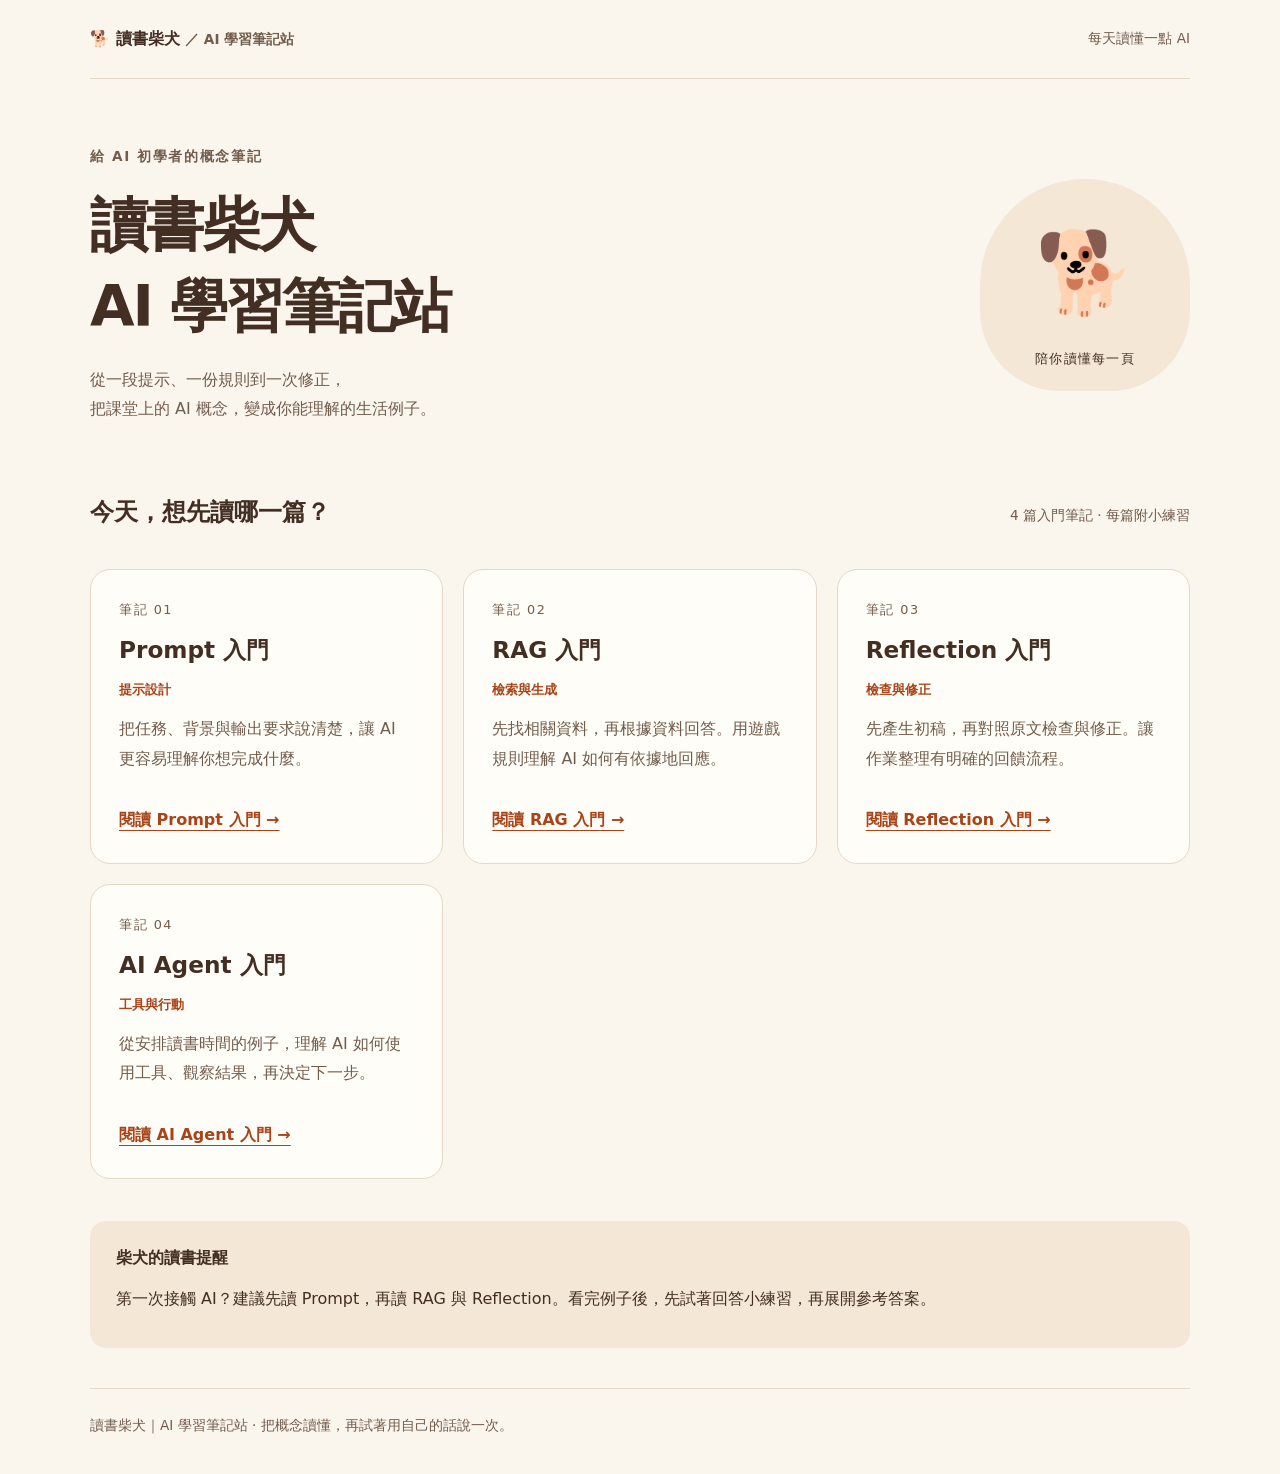
<file: index.html>
<!doctype html>
<html lang="zh-Hant"><head><meta charset="utf-8"><meta name="viewport" content="width=device-width, initial-scale=1"><meta name="description" content="用生活例子理解 Prompt、RAG、Reflection 與 AI Agent，陪 AI 初學者一步步整理概念。"><title>首頁｜讀書柴犬</title><link rel="stylesheet" href="assets/css/style.css"></head>
<body><a class="skip" href="#main">跳至主要內容</a><header class="site-header"><a class="brand" href="index.html">🐕 讀書柴犬 <span class="small">／ AI 學習筆記站</span></a><span class="small">每天讀懂一點 AI</span></header><main id="main"><section class="hero"><div><p class="eyebrow">給 AI 初學者的概念筆記</p><h1>讀書柴犬<br>AI 學習筆記站</h1><p>從一段提示、一份規則到一次修正，<br>把課堂上的 AI 概念，變成你能理解的生活例子。</p></div><div class="shiba" aria-hidden="true">🐕<small>陪你讀懂每一頁</small></div></section><section aria-labelledby="notes-title"><div class="section-head"><h2 id="notes-title">今天，想先讀哪一篇？</h2><span class="small">4 篇入門筆記 · 每篇附小練習</span></div><div class="cards"><article class="card"><span class="number">筆記 01</span><h3>Prompt 入門</h3><span class="tag">提示設計</span><p>把任務、背景與輸出要求說清楚，讓 AI 更容易理解你想完成什麼。</p><a href="notes/prompt-basics.html">閱讀 Prompt 入門 →</a></article><article class="card"><span class="number">筆記 02</span><h3>RAG 入門</h3><span class="tag">檢索與生成</span><p>先找相關資料，再根據資料回答。用遊戲規則理解 AI 如何有依據地回應。</p><a href="notes/rag-basics.html">閱讀 RAG 入門 →</a></article><article class="card"><span class="number">筆記 03</span><h3>Reflection 入門</h3><span class="tag">檢查與修正</span><p>先產生初稿，再對照原文檢查與修正。讓作業整理有明確的回饋流程。</p><a href="notes/reflection-basics.html">閱讀 Reflection 入門 →</a></article><article class="card"><span class="number">筆記 04</span><h3>AI Agent 入門</h3><span class="tag">工具與行動</span><p>從安排讀書時間的例子，理解 AI 如何使用工具、觀察結果，再決定下一步。</p><a href="notes/ai-agent-basics.html">閱讀 AI Agent 入門 →</a></article></div></section><aside class="tip"><strong>柴犬的讀書提醒</strong><p>第一次接觸 AI？建議先讀 Prompt，再讀 RAG 與 Reflection。看完例子後，先試著回答小練習，再展開參考答案。</p></aside></main><footer class="site-footer">讀書柴犬｜AI 學習筆記站 · 把概念讀懂，再試著用自己的話說一次。</footer></body></html>
</file>
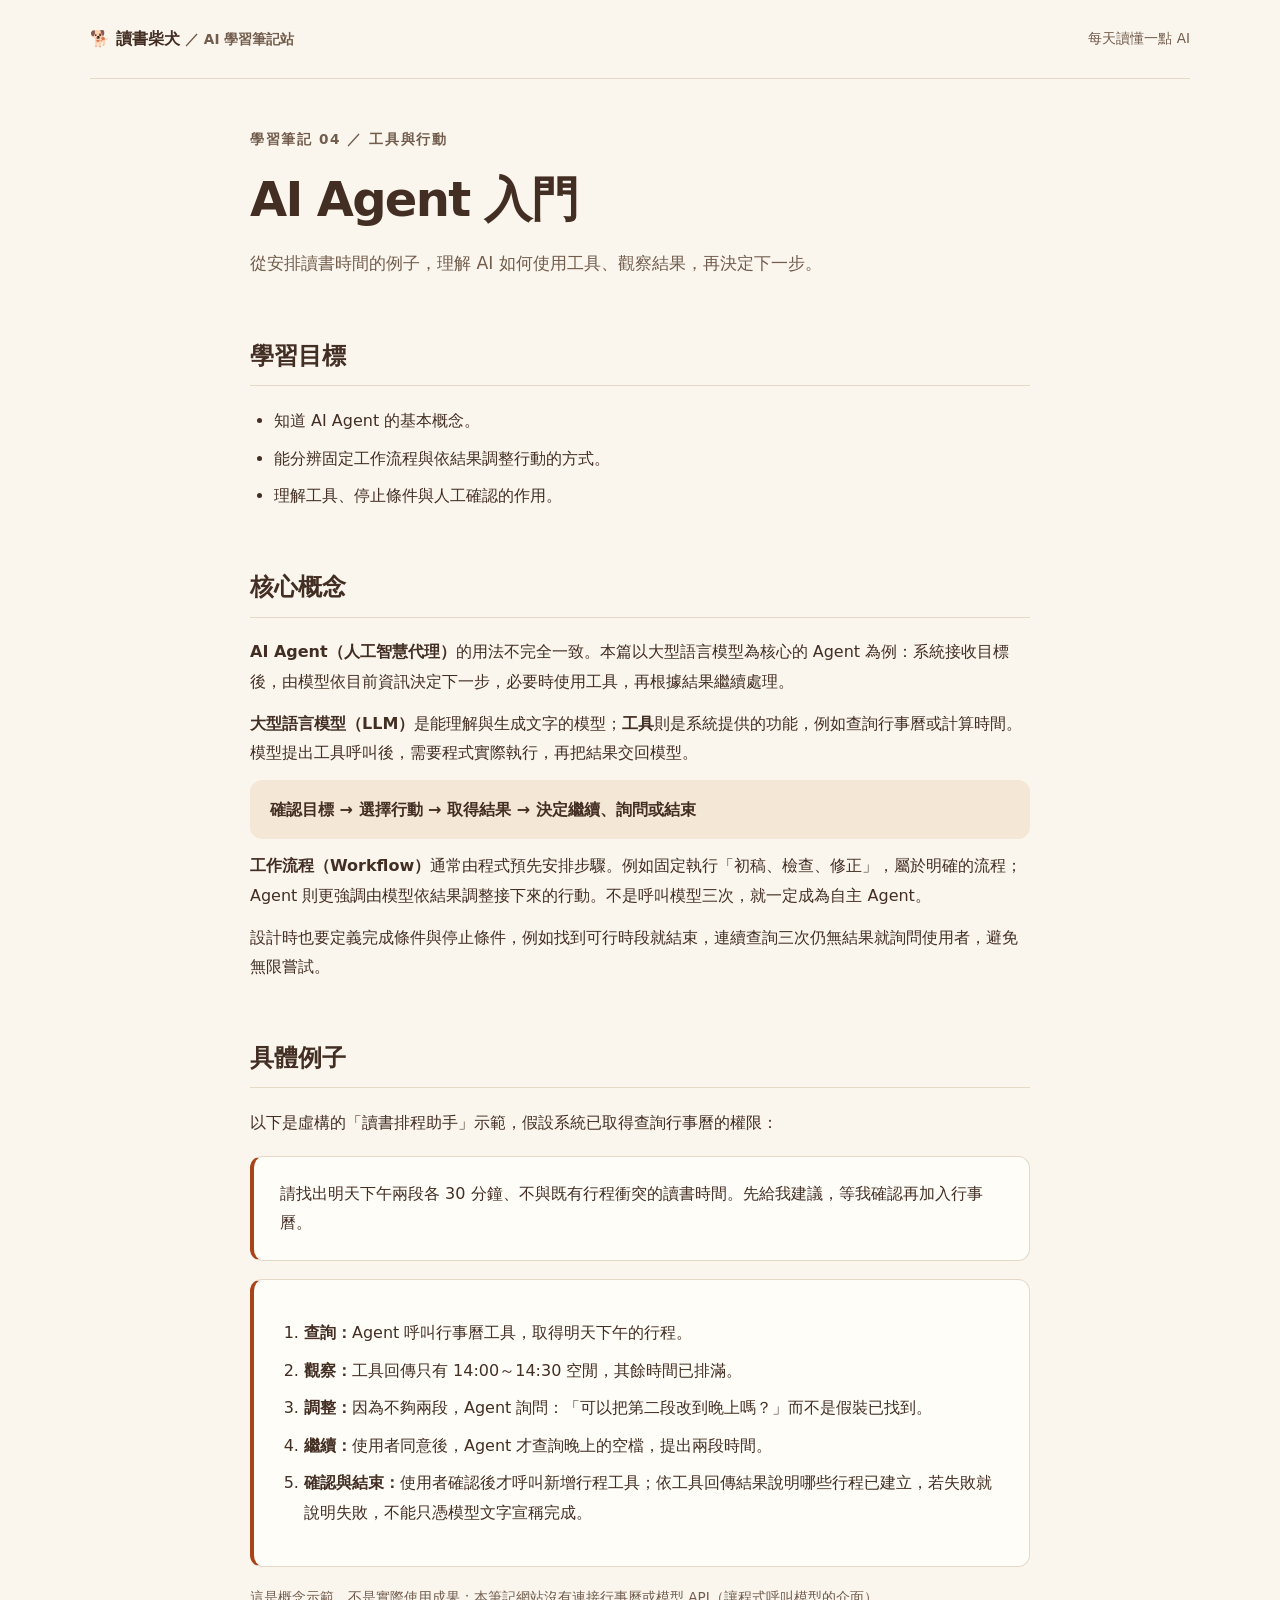
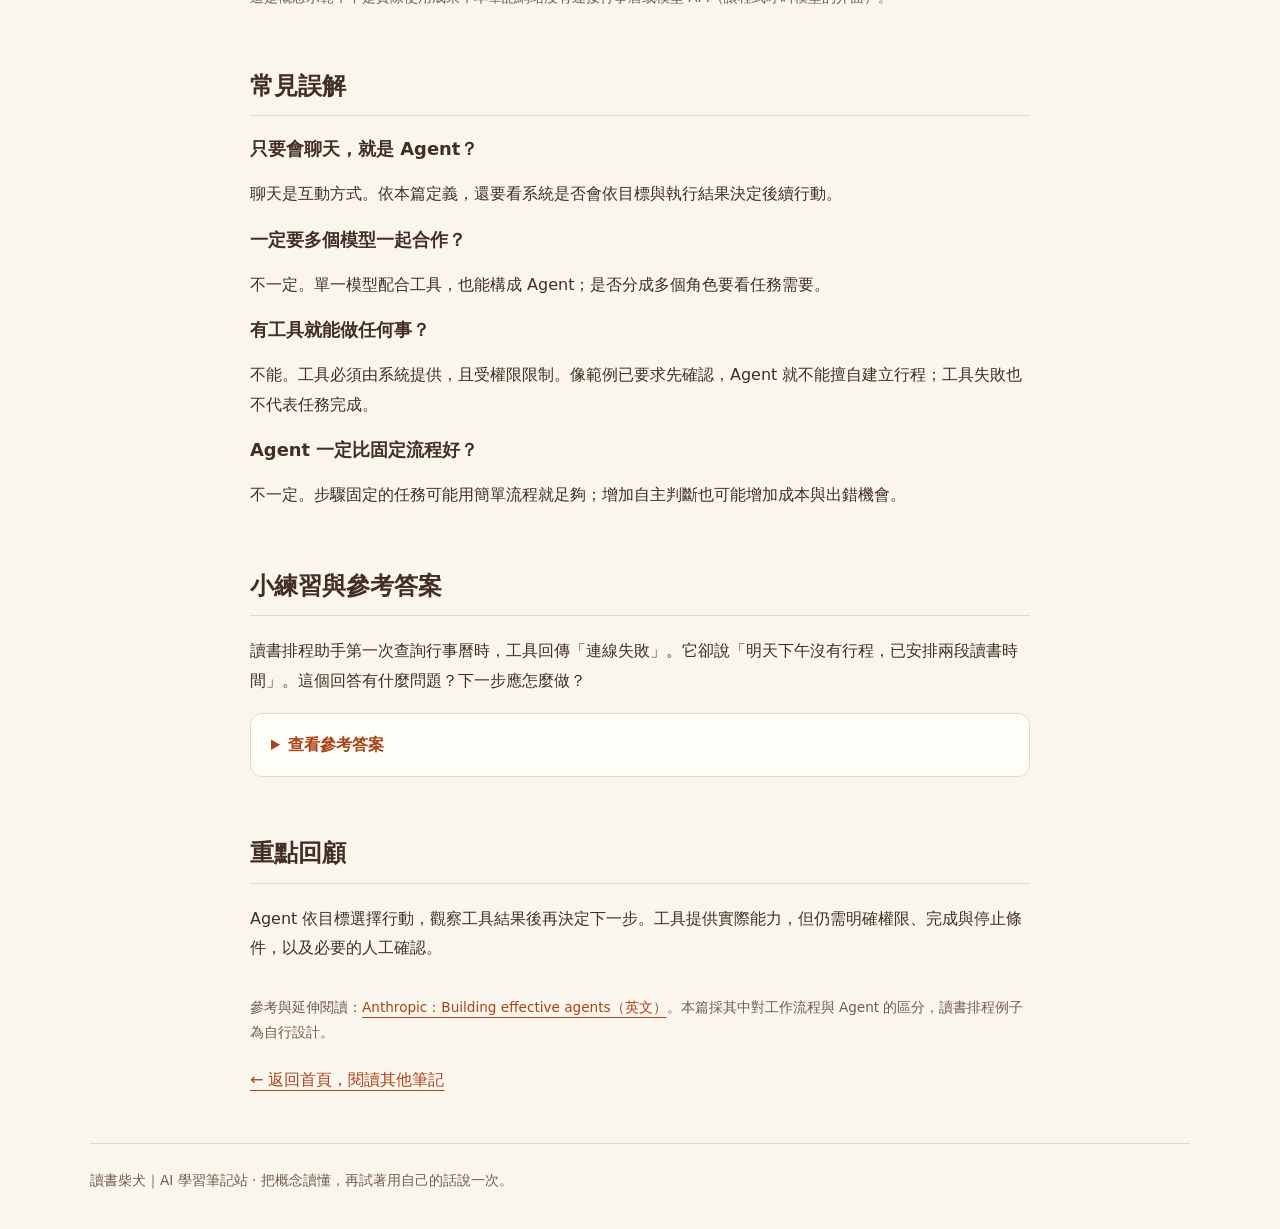
<file: notes/ai-agent-basics.html>
<!doctype html>
<html lang="zh-Hant"><head><meta charset="utf-8"><meta name="viewport" content="width=device-width, initial-scale=1"><meta name="description" content="從安排讀書時間的例子，理解 AI 如何使用工具、觀察結果，再決定下一步。"><title>AI Agent 入門｜讀書柴犬</title><link rel="stylesheet" href="../assets/css/style.css"></head>
<body><a class="skip" href="#main">跳至主要內容</a><header class="site-header"><a class="brand" href="../index.html">🐕 讀書柴犬 <span class="small">／ AI 學習筆記站</span></a><span class="small">每天讀懂一點 AI</span></header><main id="main"><article class="note"><p class="eyebrow">學習筆記 04 ／ 工具與行動</p><h1>AI Agent 入門</h1><p class="lead">從安排讀書時間的例子，理解 AI 如何使用工具、觀察結果，再決定下一步。</p><section><h2>學習目標</h2><ul><li>知道 AI Agent 的基本概念。</li><li>能分辨固定工作流程與依結果調整行動的方式。</li><li>理解工具、停止條件與人工確認的作用。</li></ul></section>
<section><h2>核心概念</h2><p><strong>AI Agent（人工智慧代理）</strong>的用法不完全一致。本篇以大型語言模型為核心的 Agent 為例：系統接收目標後，由模型依目前資訊決定下一步，必要時使用工具，再根據結果繼續處理。</p><p><strong>大型語言模型（LLM）</strong>是能理解與生成文字的模型；<strong>工具</strong>則是系統提供的功能，例如查詢行事曆或計算時間。模型提出工具呼叫後，需要程式實際執行，再把結果交回模型。</p><p class="flow">確認目標 → 選擇行動 → 取得結果 → 決定繼續、詢問或結束</p><p><strong>工作流程（Workflow）</strong>通常由程式預先安排步驟。例如固定執行「初稿、檢查、修正」，屬於明確的流程；Agent 則更強調由模型依結果調整接下來的行動。不是呼叫模型三次，就一定成為自主 Agent。</p><p>設計時也要定義完成條件與停止條件，例如找到可行時段就結束，連續查詢三次仍無結果就詢問使用者，避免無限嘗試。</p></section>
<section><h2>具體例子</h2><p>以下是虛構的「讀書排程助手」示範，假設系統已取得查詢行事曆的權限：</p><blockquote>請找出明天下午兩段各 30 分鐘、不與既有行程衝突的讀書時間。先給我建議，等我確認再加入行事曆。</blockquote><div class="example"><ol><li><strong>查詢：</strong>Agent 呼叫行事曆工具，取得明天下午的行程。</li><li><strong>觀察：</strong>工具回傳只有 14:00～14:30 空閒，其餘時間已排滿。</li><li><strong>調整：</strong>因為不夠兩段，Agent 詢問：「可以把第二段改到晚上嗎？」而不是假裝已找到。</li><li><strong>繼續：</strong>使用者同意後，Agent 才查詢晚上的空檔，提出兩段時間。</li><li><strong>確認與結束：</strong>使用者確認後才呼叫新增行程工具；依工具回傳結果說明哪些行程已建立，若失敗就說明失敗，不能只憑模型文字宣稱完成。</li></ol></div><p class="small">這是概念示範，不是實際使用成果；本筆記網站沒有連接行事曆或模型 API（讓程式呼叫模型的介面）。</p></section>
<section><h2>常見誤解</h2><h3>只要會聊天，就是 Agent？</h3><p>聊天是互動方式。依本篇定義，還要看系統是否會依目標與執行結果決定後續行動。</p><h3>一定要多個模型一起合作？</h3><p>不一定。單一模型配合工具，也能構成 Agent；是否分成多個角色要看任務需要。</p><h3>有工具就能做任何事？</h3><p>不能。工具必須由系統提供，且受權限限制。像範例已要求先確認，Agent 就不能擅自建立行程；工具失敗也不代表任務完成。</p><h3>Agent 一定比固定流程好？</h3><p>不一定。步驟固定的任務可能用簡單流程就足夠；增加自主判斷也可能增加成本與出錯機會。</p></section>
<section><h2>小練習與參考答案</h2><p>讀書排程助手第一次查詢行事曆時，工具回傳「連線失敗」。它卻說「明天下午沒有行程，已安排兩段讀書時間」。這個回答有什麼問題？下一步應怎麼做？</p><details class="answer"><summary>查看參考答案</summary><p>連線失敗表示沒有取得資料，不代表行事曆是空的，也沒有證據顯示行程已建立。助手應說明目前無法確認空檔，依設定有限次重試，或請使用者提供可用時間；取得資料、提出建議並獲得確認後，才可新增行程。</p></details></section>
<section><h2>重點回顧</h2><p>Agent 依目標選擇行動，觀察工具結果後再決定下一步。工具提供實際能力，但仍需明確權限、完成與停止條件，以及必要的人工確認。</p></section>
<p class="sources">參考與延伸閱讀：<a href="https://www.anthropic.com/engineering/building-effective-agents">Anthropic：Building effective agents（英文）</a>。本篇採其中對工作流程與 Agent 的區分，讀書排程例子為自行設計。</p><a class="back" href="../index.html">← 返回首頁，閱讀其他筆記</a></article></main><footer class="site-footer">讀書柴犬｜AI 學習筆記站 · 把概念讀懂，再試著用自己的話說一次。</footer></body></html>
</file>
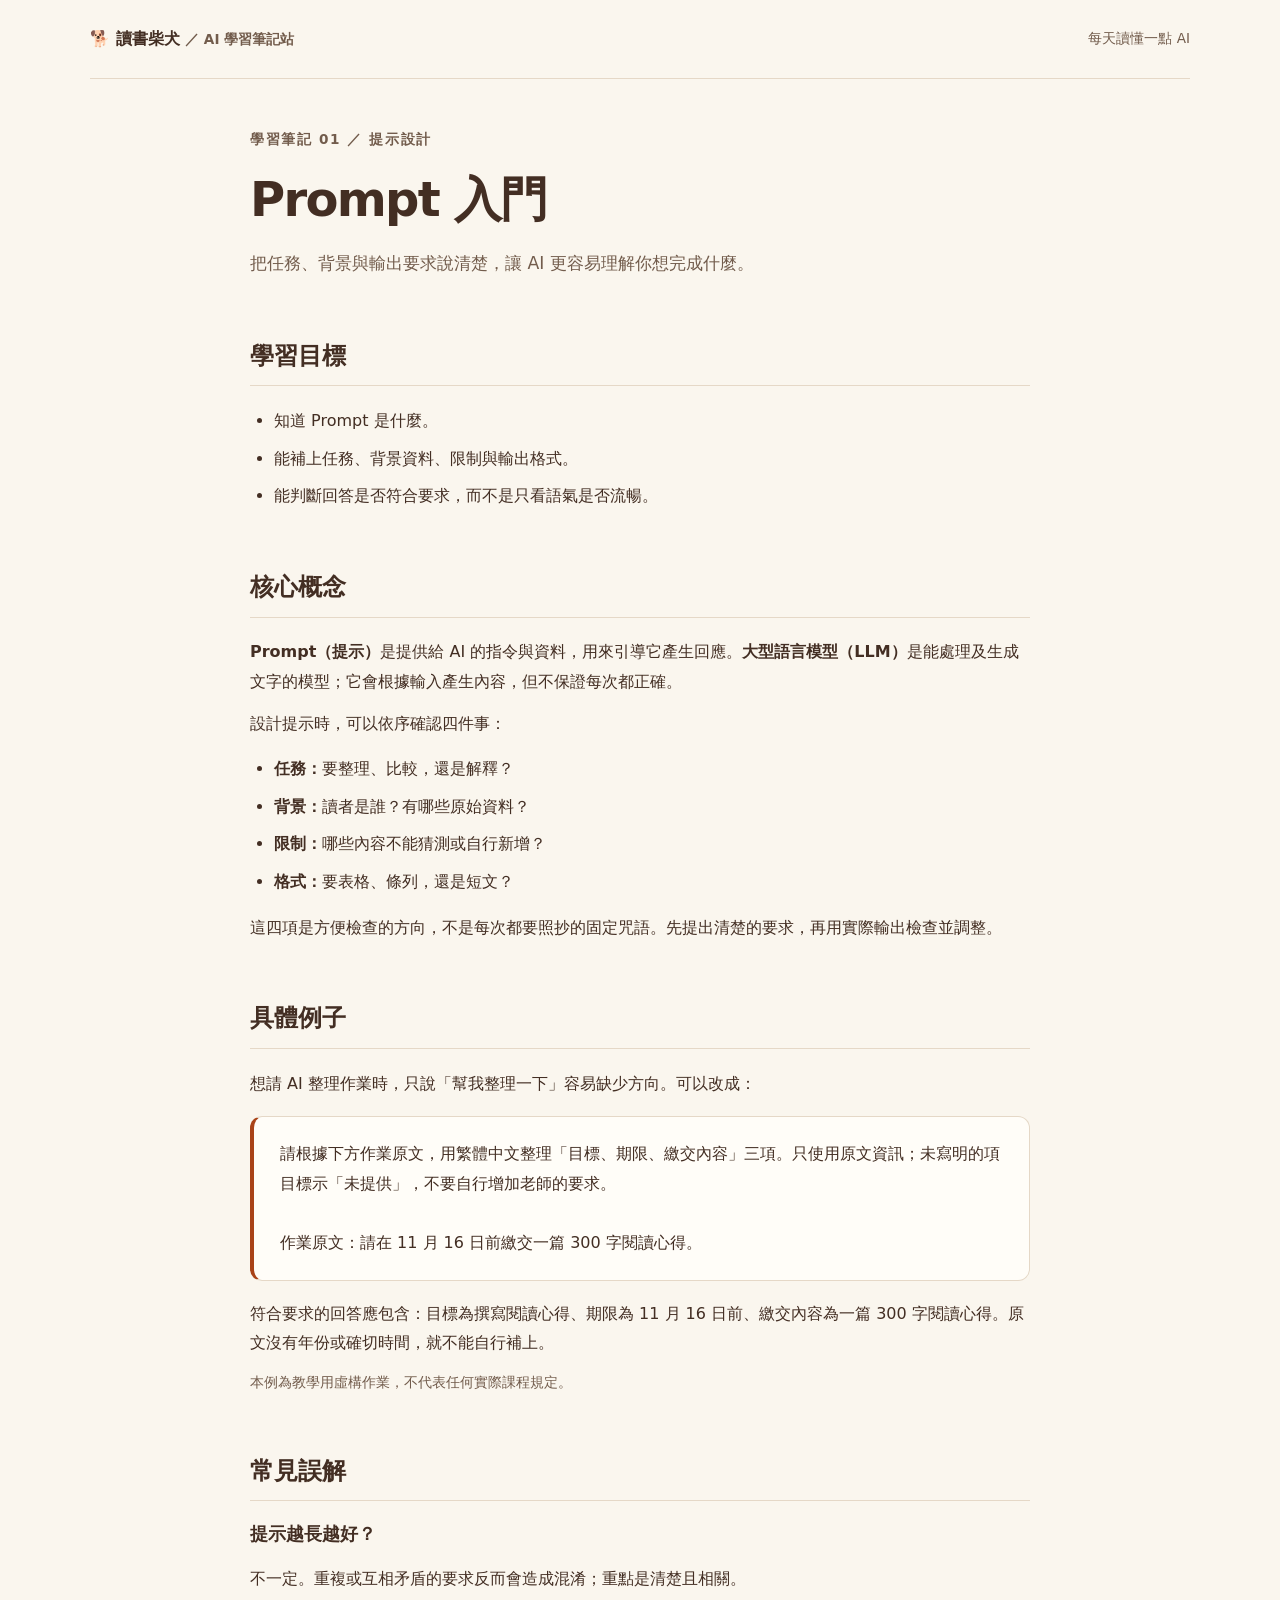
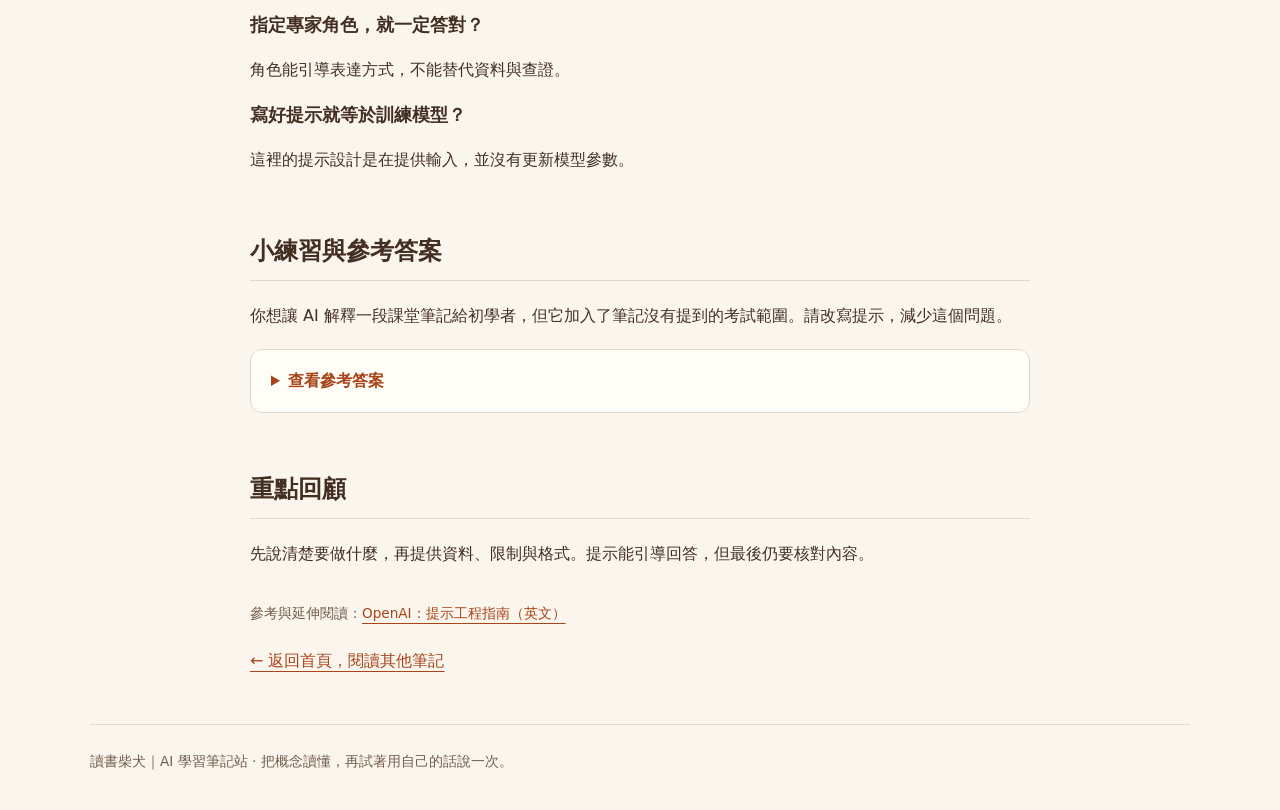
<file: notes/prompt-basics.html>
<!doctype html>
<html lang="zh-Hant"><head><meta charset="utf-8"><meta name="viewport" content="width=device-width, initial-scale=1"><meta name="description" content="把任務、背景與輸出要求說清楚，讓 AI 更容易理解你想完成什麼。"><title>Prompt 入門｜讀書柴犬</title><link rel="stylesheet" href="../assets/css/style.css"></head>
<body><a class="skip" href="#main">跳至主要內容</a><header class="site-header"><a class="brand" href="../index.html">🐕 讀書柴犬 <span class="small">／ AI 學習筆記站</span></a><span class="small">每天讀懂一點 AI</span></header><main id="main"><article class="note"><p class="eyebrow">學習筆記 01 ／ 提示設計</p><h1>Prompt 入門</h1><p class="lead">把任務、背景與輸出要求說清楚，讓 AI 更容易理解你想完成什麼。</p><section><h2>學習目標</h2><ul><li>知道 Prompt 是什麼。</li><li>能補上任務、背景資料、限制與輸出格式。</li><li>能判斷回答是否符合要求，而不是只看語氣是否流暢。</li></ul></section><section><h2>核心概念</h2><p><strong>Prompt（提示）</strong>是提供給 AI 的指令與資料，用來引導它產生回應。<strong>大型語言模型（LLM）</strong>是能處理及生成文字的模型；它會根據輸入產生內容，但不保證每次都正確。</p><p>設計提示時，可以依序確認四件事：</p><ul><li><strong>任務：</strong>要整理、比較，還是解釋？</li><li><strong>背景：</strong>讀者是誰？有哪些原始資料？</li><li><strong>限制：</strong>哪些內容不能猜測或自行新增？</li><li><strong>格式：</strong>要表格、條列，還是短文？</li></ul><p>這四項是方便檢查的方向，不是每次都要照抄的固定咒語。先提出清楚的要求，再用實際輸出檢查並調整。</p></section><section><h2>具體例子</h2><p>想請 AI 整理作業時，只說「幫我整理一下」容易缺少方向。可以改成：</p><blockquote>請根據下方作業原文，用繁體中文整理「目標、期限、繳交內容」三項。只使用原文資訊；未寫明的項目標示「未提供」，不要自行增加老師的要求。<br><br>作業原文：請在 11 月 16 日前繳交一篇 300 字閱讀心得。</blockquote><p>符合要求的回答應包含：目標為撰寫閱讀心得、期限為 11 月 16 日前、繳交內容為一篇 300 字閱讀心得。原文沒有年份或確切時間，就不能自行補上。</p><p class="small">本例為教學用虛構作業，不代表任何實際課程規定。</p></section><section><h2>常見誤解</h2><h3>提示越長越好？</h3><p>不一定。重複或互相矛盾的要求反而會造成混淆；重點是清楚且相關。</p><h3>指定專家角色，就一定答對？</h3><p>角色能引導表達方式，不能替代資料與查證。</p><h3>寫好提示就等於訓練模型？</h3><p>這裡的提示設計是在提供輸入，並沒有更新模型參數。</p></section><section><h2>小練習與參考答案</h2><p>你想讓 AI 解釋一段課堂筆記給初學者，但它加入了筆記沒有提到的考試範圍。請改寫提示，減少這個問題。</p><details class="answer"><summary>查看參考答案</summary><p>可寫：「請只根據下方筆記，向 AI 初學者解釋三個重點，每點不超過兩句。不要自行推測考試範圍；資料不足時請說明無法確認。筆記如下：……」。實際使用時需貼上筆記，並再核對輸出。</p></details></section><section><h2>重點回顧</h2><p>先說清楚要做什麼，再提供資料、限制與格式。提示能引導回答，但最後仍要核對內容。</p></section><p class="sources">參考與延伸閱讀：<a href="https://developers.openai.com/api/docs/guides/prompt-engineering">OpenAI：提示工程指南（英文）</a></p><a class="back" href="../index.html">← 返回首頁，閱讀其他筆記</a></article></main><footer class="site-footer">讀書柴犬｜AI 學習筆記站 · 把概念讀懂，再試著用自己的話說一次。</footer></body></html>
</file>
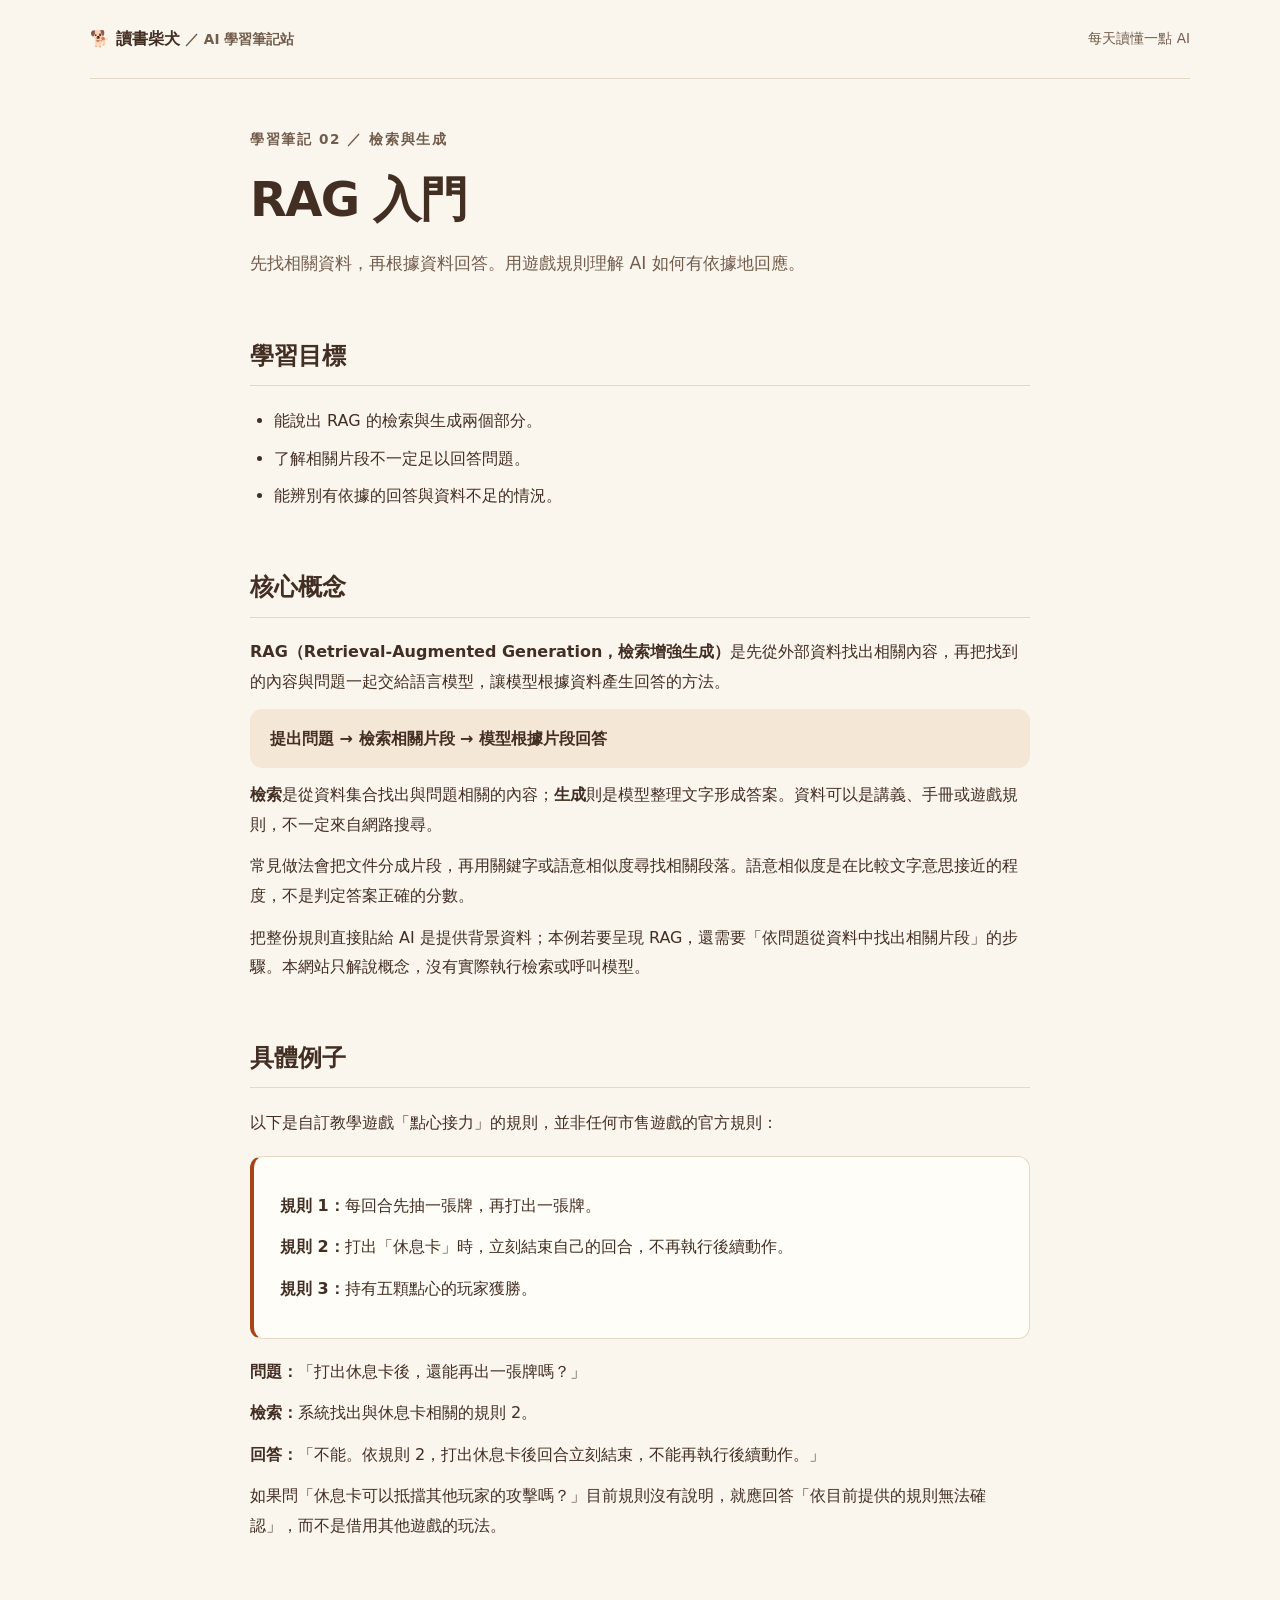
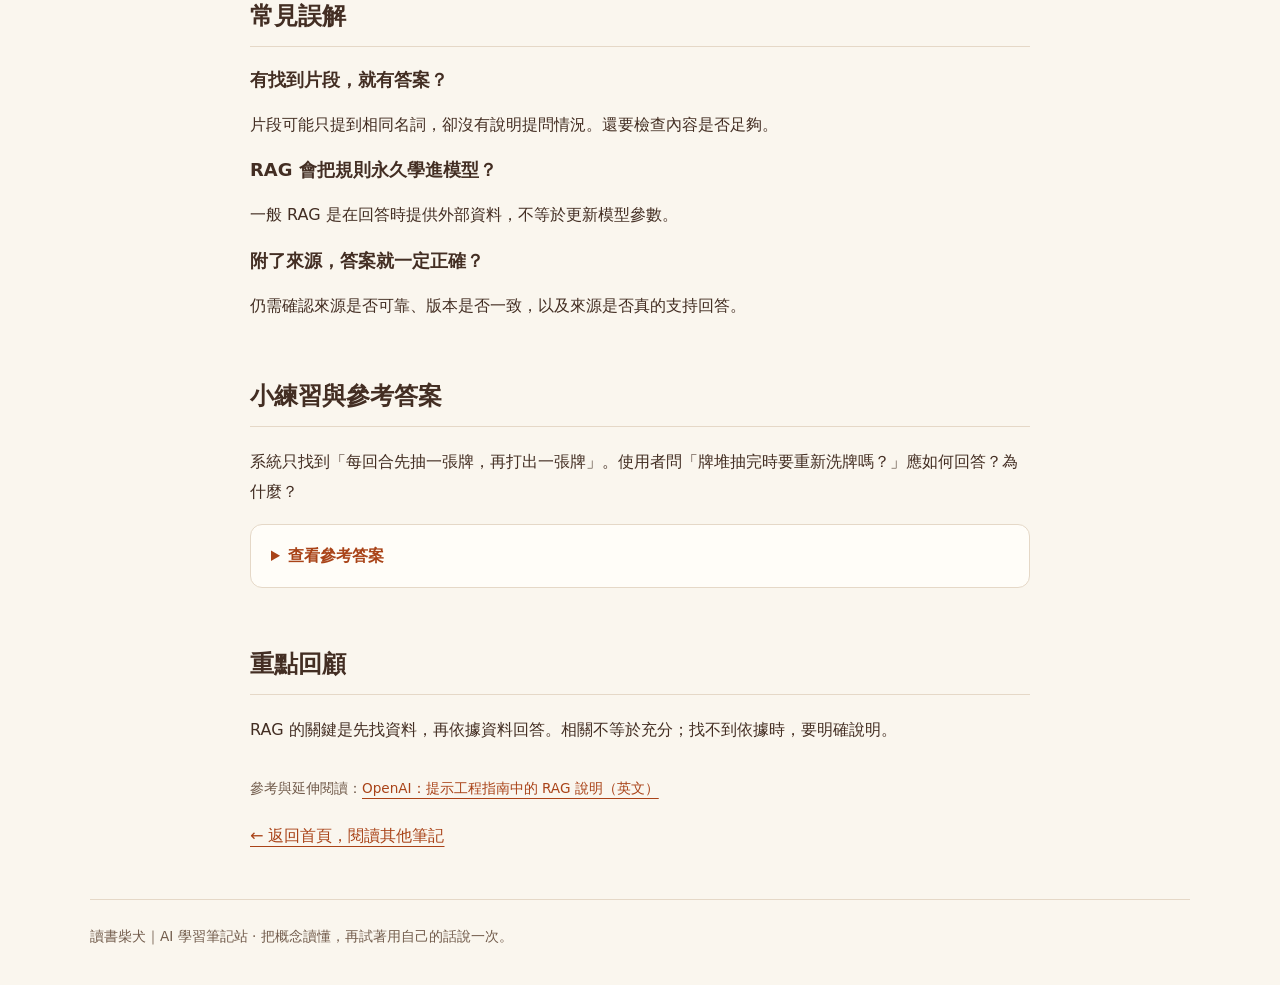
<file: notes/rag-basics.html>
<!doctype html>
<html lang="zh-Hant"><head><meta charset="utf-8"><meta name="viewport" content="width=device-width, initial-scale=1"><meta name="description" content="先找相關資料，再根據資料回答。用遊戲規則理解 AI 如何有依據地回應。"><title>RAG 入門｜讀書柴犬</title><link rel="stylesheet" href="../assets/css/style.css"></head>
<body><a class="skip" href="#main">跳至主要內容</a><header class="site-header"><a class="brand" href="../index.html">🐕 讀書柴犬 <span class="small">／ AI 學習筆記站</span></a><span class="small">每天讀懂一點 AI</span></header><main id="main"><article class="note"><p class="eyebrow">學習筆記 02 ／ 檢索與生成</p><h1>RAG 入門</h1><p class="lead">先找相關資料，再根據資料回答。用遊戲規則理解 AI 如何有依據地回應。</p><section><h2>學習目標</h2><ul><li>能說出 RAG 的檢索與生成兩個部分。</li><li>了解相關片段不一定足以回答問題。</li><li>能辨別有依據的回答與資料不足的情況。</li></ul></section><section><h2>核心概念</h2><p><strong>RAG（Retrieval-Augmented Generation，檢索增強生成）</strong>是先從外部資料找出相關內容，再把找到的內容與問題一起交給語言模型，讓模型根據資料產生回答的方法。</p><p class="flow">提出問題 → 檢索相關片段 → 模型根據片段回答</p><p><strong>檢索</strong>是從資料集合找出與問題相關的內容；<strong>生成</strong>則是模型整理文字形成答案。資料可以是講義、手冊或遊戲規則，不一定來自網路搜尋。</p><p>常見做法會把文件分成片段，再用關鍵字或語意相似度尋找相關段落。語意相似度是在比較文字意思接近的程度，不是判定答案正確的分數。</p><p>把整份規則直接貼給 AI 是提供背景資料；本例若要呈現 RAG，還需要「依問題從資料中找出相關片段」的步驟。本網站只解說概念，沒有實際執行檢索或呼叫模型。</p></section><section><h2>具體例子</h2><p>以下是自訂教學遊戲「點心接力」的規則，並非任何市售遊戲的官方規則：</p><div class="example"><p><strong>規則 1：</strong>每回合先抽一張牌，再打出一張牌。</p><p><strong>規則 2：</strong>打出「休息卡」時，立刻結束自己的回合，不再執行後續動作。</p><p><strong>規則 3：</strong>持有五顆點心的玩家獲勝。</p></div><p><strong>問題：</strong>「打出休息卡後，還能再出一張牌嗎？」</p><p><strong>檢索：</strong>系統找出與休息卡相關的規則 2。</p><p><strong>回答：</strong>「不能。依規則 2，打出休息卡後回合立刻結束，不能再執行後續動作。」</p><p>如果問「休息卡可以抵擋其他玩家的攻擊嗎？」目前規則沒有說明，就應回答「依目前提供的規則無法確認」，而不是借用其他遊戲的玩法。</p></section><section><h2>常見誤解</h2><h3>有找到片段，就有答案？</h3><p>片段可能只提到相同名詞，卻沒有說明提問情況。還要檢查內容是否足夠。</p><h3>RAG 會把規則永久學進模型？</h3><p>一般 RAG 是在回答時提供外部資料，不等於更新模型參數。</p><h3>附了來源，答案就一定正確？</h3><p>仍需確認來源是否可靠、版本是否一致，以及來源是否真的支持回答。</p></section><section><h2>小練習與參考答案</h2><p>系統只找到「每回合先抽一張牌，再打出一張牌」。使用者問「牌堆抽完時要重新洗牌嗎？」應如何回答？為什麼？</p><details class="answer"><summary>查看參考答案</summary><p>應回答：「依目前提供的片段無法確認牌堆抽完後的處理方式，需要查閱相關規則。」找到的片段只說明回合順序，沒有處理牌堆耗盡的情況。若系統能繼續檢索，可再尋找相關段落。</p></details></section><section><h2>重點回顧</h2><p>RAG 的關鍵是先找資料，再依據資料回答。相關不等於充分；找不到依據時，要明確說明。</p></section><p class="sources">參考與延伸閱讀：<a href="https://developers.openai.com/api/docs/guides/prompt-engineering">OpenAI：提示工程指南中的 RAG 說明（英文）</a></p><a class="back" href="../index.html">← 返回首頁，閱讀其他筆記</a></article></main><footer class="site-footer">讀書柴犬｜AI 學習筆記站 · 把概念讀懂，再試著用自己的話說一次。</footer></body></html>
</file>
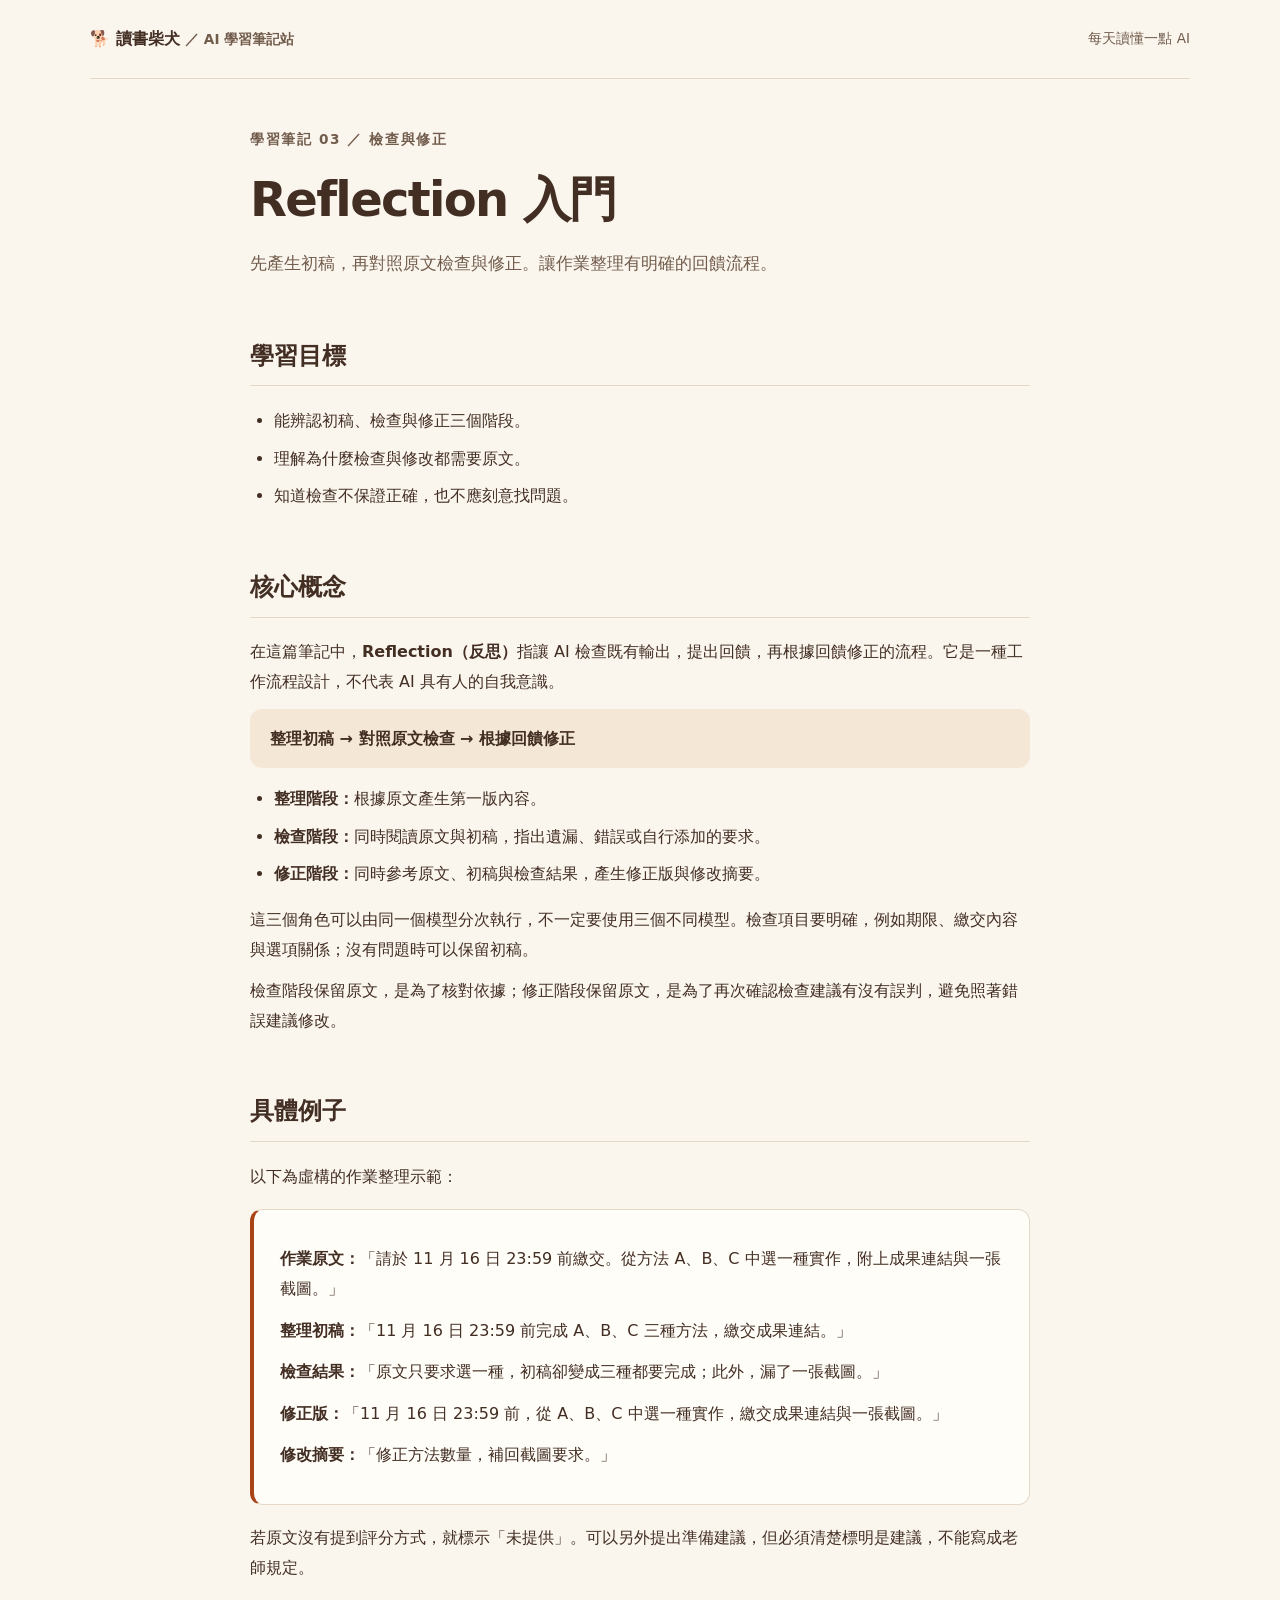
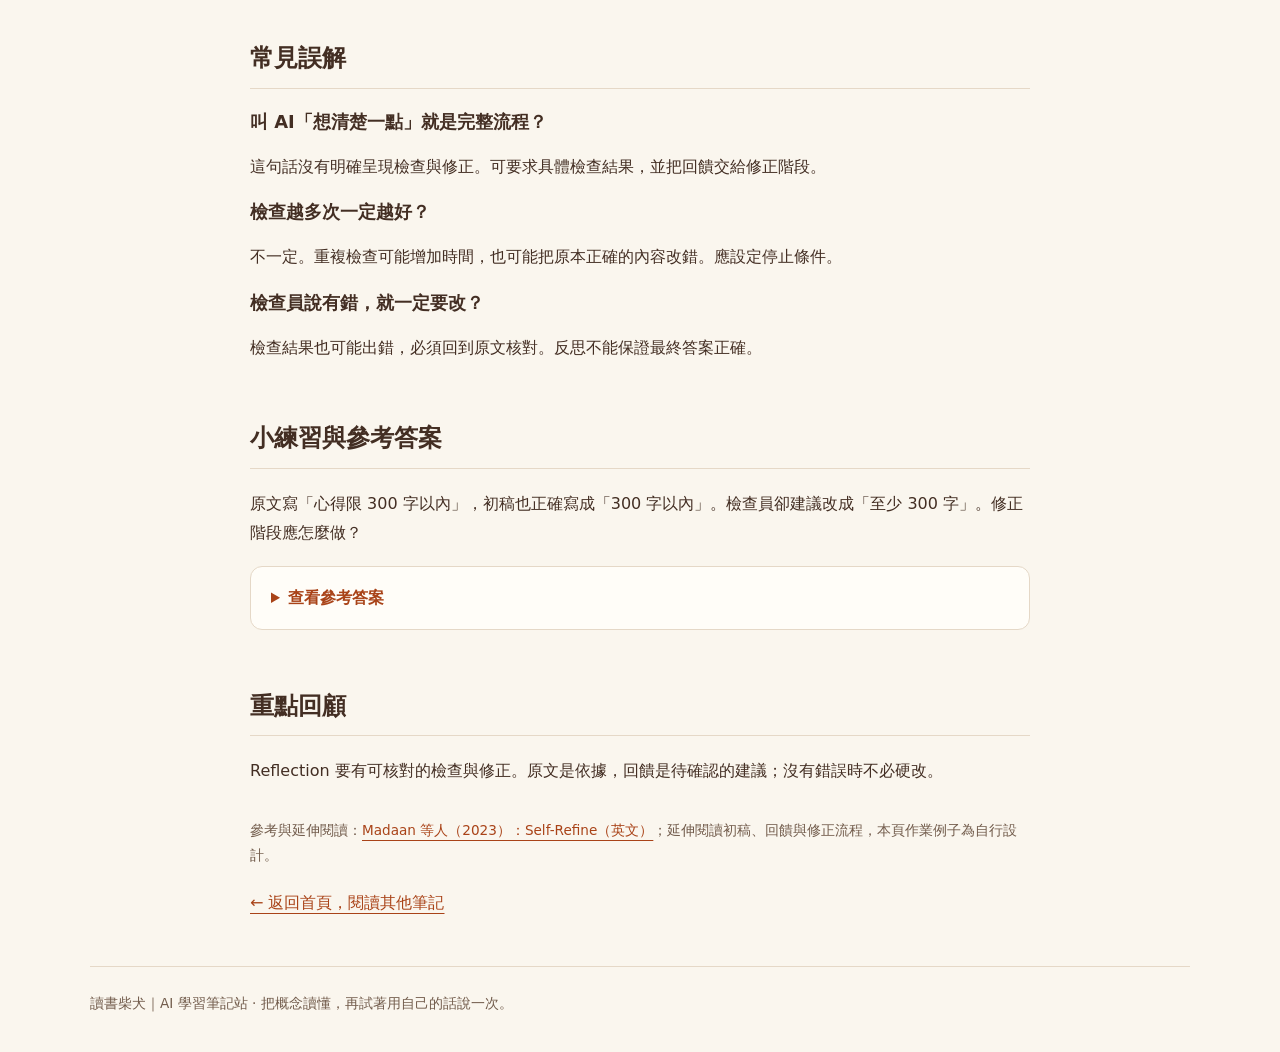
<file: notes/reflection-basics.html>
<!doctype html>
<html lang="zh-Hant"><head><meta charset="utf-8"><meta name="viewport" content="width=device-width, initial-scale=1"><meta name="description" content="先產生初稿，再對照原文檢查與修正。讓作業整理有明確的回饋流程。"><title>Reflection 入門｜讀書柴犬</title><link rel="stylesheet" href="../assets/css/style.css"></head>
<body><a class="skip" href="#main">跳至主要內容</a><header class="site-header"><a class="brand" href="../index.html">🐕 讀書柴犬 <span class="small">／ AI 學習筆記站</span></a><span class="small">每天讀懂一點 AI</span></header><main id="main"><article class="note"><p class="eyebrow">學習筆記 03 ／ 檢查與修正</p><h1>Reflection 入門</h1><p class="lead">先產生初稿，再對照原文檢查與修正。讓作業整理有明確的回饋流程。</p><section><h2>學習目標</h2><ul><li>能辨認初稿、檢查與修正三個階段。</li><li>理解為什麼檢查與修改都需要原文。</li><li>知道檢查不保證正確，也不應刻意找問題。</li></ul></section><section><h2>核心概念</h2><p>在這篇筆記中，<strong>Reflection（反思）</strong>指讓 AI 檢查既有輸出，提出回饋，再根據回饋修正的流程。它是一種工作流程設計，不代表 AI 具有人的自我意識。</p><p class="flow">整理初稿 → 對照原文檢查 → 根據回饋修正</p><ul><li><strong>整理階段：</strong>根據原文產生第一版內容。</li><li><strong>檢查階段：</strong>同時閱讀原文與初稿，指出遺漏、錯誤或自行添加的要求。</li><li><strong>修正階段：</strong>同時參考原文、初稿與檢查結果，產生修正版與修改摘要。</li></ul><p>這三個角色可以由同一個模型分次執行，不一定要使用三個不同模型。檢查項目要明確，例如期限、繳交內容與選項關係；沒有問題時可以保留初稿。</p><p>檢查階段保留原文，是為了核對依據；修正階段保留原文，是為了再次確認檢查建議有沒有誤判，避免照著錯誤建議修改。</p></section><section><h2>具體例子</h2><p>以下為虛構的作業整理示範：</p><div class="example"><p><strong>作業原文：</strong>「請於 11 月 16 日 23:59 前繳交。從方法 A、B、C 中選一種實作，附上成果連結與一張截圖。」</p><p><strong>整理初稿：</strong>「11 月 16 日 23:59 前完成 A、B、C 三種方法，繳交成果連結。」</p><p><strong>檢查結果：</strong>「原文只要求選一種，初稿卻變成三種都要完成；此外，漏了一張截圖。」</p><p><strong>修正版：</strong>「11 月 16 日 23:59 前，從 A、B、C 中選一種實作，繳交成果連結與一張截圖。」</p><p><strong>修改摘要：</strong>「修正方法數量，補回截圖要求。」</p></div><p>若原文沒有提到評分方式，就標示「未提供」。可以另外提出準備建議，但必須清楚標明是建議，不能寫成老師規定。</p></section><section><h2>常見誤解</h2><h3>叫 AI「想清楚一點」就是完整流程？</h3><p>這句話沒有明確呈現檢查與修正。可要求具體檢查結果，並把回饋交給修正階段。</p><h3>檢查越多次一定越好？</h3><p>不一定。重複檢查可能增加時間，也可能把原本正確的內容改錯。應設定停止條件。</p><h3>檢查員說有錯，就一定要改？</h3><p>檢查結果也可能出錯，必須回到原文核對。反思不能保證最終答案正確。</p></section><section><h2>小練習與參考答案</h2><p>原文寫「心得限 300 字以內」，初稿也正確寫成「300 字以內」。檢查員卻建議改成「至少 300 字」。修正階段應怎麼做？</p><details class="answer"><summary>查看參考答案</summary><p>應保留「300 字以內」，並在修改摘要說明未採納這項建議，因為它與原文相反。「以內」是上限，「至少」是下限。這也是修正階段需要保留原文的原因。</p></details></section><section><h2>重點回顧</h2><p>Reflection 要有可核對的檢查與修正。原文是依據，回饋是待確認的建議；沒有錯誤時不必硬改。</p></section><p class="sources">參考與延伸閱讀：<a href="https://arxiv.org/abs/2303.17651">Madaan 等人（2023）：Self-Refine（英文）</a>；延伸閱讀初稿、回饋與修正流程，本頁作業例子為自行設計。</p><a class="back" href="../index.html">← 返回首頁，閱讀其他筆記</a></article></main><footer class="site-footer">讀書柴犬｜AI 學習筆記站 · 把概念讀懂，再試著用自己的話說一次。</footer></body></html>
</file>
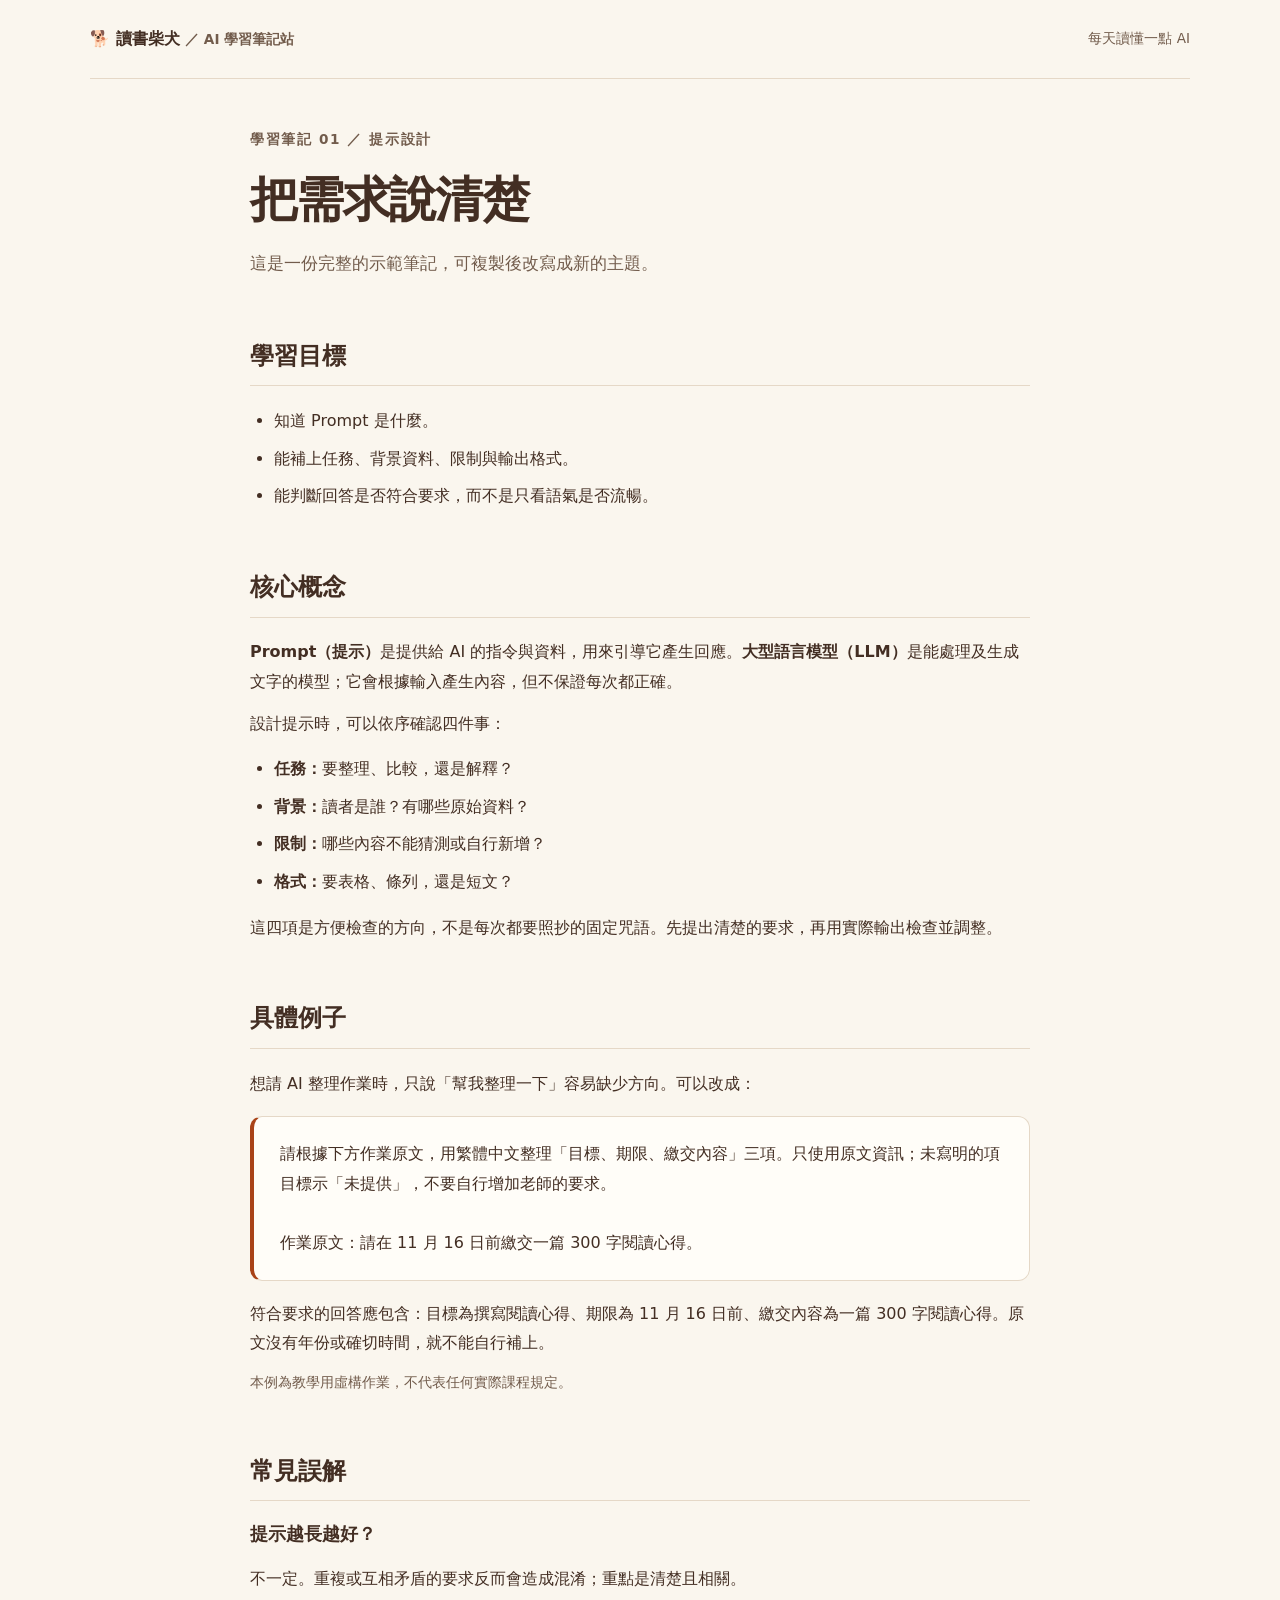
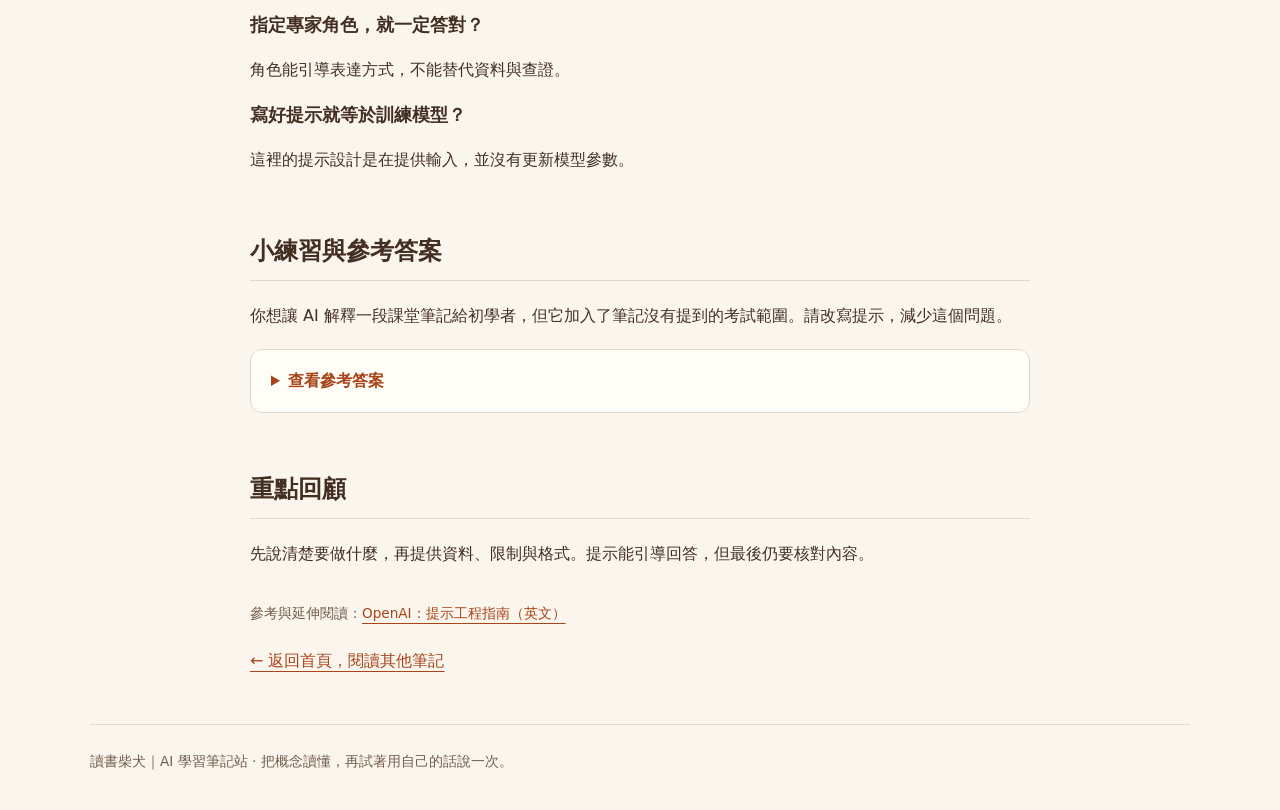
<file: templates/note-template.html>
<!doctype html>
<html lang="zh-Hant"><head><meta charset="utf-8"><meta name="viewport" content="width=device-width, initial-scale=1"><meta name="description" content="這是一份完整的示範筆記，可複製後改寫成新的主題。"><title>把需求說清楚｜讀書柴犬</title><link rel="stylesheet" href="../assets/css/style.css"></head>
<body><a class="skip" href="#main">跳至主要內容</a><header class="site-header"><a class="brand" href="../index.html">🐕 讀書柴犬 <span class="small">／ AI 學習筆記站</span></a><span class="small">每天讀懂一點 AI</span></header><main id="main"><!-- 新增筆記：複製到 notes/小寫英文檔名.html；更新 title、description、標題、簡介、標籤、所有六個段落與來源；最後在首頁新增卡片。本範本與 notes/ 同為一層深度，路徑不必改。 -->
<article class="note"><p class="eyebrow">學習筆記 01 ／ 提示設計</p><h1>把需求說清楚</h1><p class="lead">這是一份完整的示範筆記，可複製後改寫成新的主題。</p><section><h2>學習目標</h2><ul><li>知道 Prompt 是什麼。</li><li>能補上任務、背景資料、限制與輸出格式。</li><li>能判斷回答是否符合要求，而不是只看語氣是否流暢。</li></ul></section><section><h2>核心概念</h2><p><strong>Prompt（提示）</strong>是提供給 AI 的指令與資料，用來引導它產生回應。<strong>大型語言模型（LLM）</strong>是能處理及生成文字的模型；它會根據輸入產生內容，但不保證每次都正確。</p><p>設計提示時，可以依序確認四件事：</p><ul><li><strong>任務：</strong>要整理、比較，還是解釋？</li><li><strong>背景：</strong>讀者是誰？有哪些原始資料？</li><li><strong>限制：</strong>哪些內容不能猜測或自行新增？</li><li><strong>格式：</strong>要表格、條列，還是短文？</li></ul><p>這四項是方便檢查的方向，不是每次都要照抄的固定咒語。先提出清楚的要求，再用實際輸出檢查並調整。</p></section><section><h2>具體例子</h2><p>想請 AI 整理作業時，只說「幫我整理一下」容易缺少方向。可以改成：</p><blockquote>請根據下方作業原文，用繁體中文整理「目標、期限、繳交內容」三項。只使用原文資訊；未寫明的項目標示「未提供」，不要自行增加老師的要求。<br><br>作業原文：請在 11 月 16 日前繳交一篇 300 字閱讀心得。</blockquote><p>符合要求的回答應包含：目標為撰寫閱讀心得、期限為 11 月 16 日前、繳交內容為一篇 300 字閱讀心得。原文沒有年份或確切時間，就不能自行補上。</p><p class="small">本例為教學用虛構作業，不代表任何實際課程規定。</p></section><section><h2>常見誤解</h2><h3>提示越長越好？</h3><p>不一定。重複或互相矛盾的要求反而會造成混淆；重點是清楚且相關。</p><h3>指定專家角色，就一定答對？</h3><p>角色能引導表達方式，不能替代資料與查證。</p><h3>寫好提示就等於訓練模型？</h3><p>這裡的提示設計是在提供輸入，並沒有更新模型參數。</p></section><section><h2>小練習與參考答案</h2><p>你想讓 AI 解釋一段課堂筆記給初學者，但它加入了筆記沒有提到的考試範圍。請改寫提示，減少這個問題。</p><details class="answer"><summary>查看參考答案</summary><p>可寫：「請只根據下方筆記，向 AI 初學者解釋三個重點，每點不超過兩句。不要自行推測考試範圍；資料不足時請說明無法確認。筆記如下：……」。實際使用時需貼上筆記，並再核對輸出。</p></details></section><section><h2>重點回顧</h2><p>先說清楚要做什麼，再提供資料、限制與格式。提示能引導回答，但最後仍要核對內容。</p></section><p class="sources">參考與延伸閱讀：<a href="https://developers.openai.com/api/docs/guides/prompt-engineering">OpenAI：提示工程指南（英文）</a></p><a class="back" href="../index.html">← 返回首頁，閱讀其他筆記</a></article></main><footer class="site-footer">讀書柴犬｜AI 學習筆記站 · 把概念讀懂，再試著用自己的話說一次。</footer></body></html>
</file>
<file: assets/css/style.css>
/* 全站共用樣式：手機優先，不依賴外部資源。 */
:root{--paper:#faf6ee;--ink:#432e23;--muted:#725c4c;--orange:#a94318;--line:#e5d8c7;--card:#fffdf8;--soft:#f4e7d5}*{box-sizing:border-box}body{margin:0;background:var(--paper);color:var(--ink);font-family:system-ui,-apple-system,"Segoe UI","Microsoft JhengHei",sans-serif;line-height:1.85}a{color:var(--orange);text-underline-offset:5px}a:hover{text-decoration-thickness:2px}a:focus-visible,summary:focus-visible{outline:3px solid var(--orange);outline-offset:5px;border-radius:4px}a,summary{-webkit-tap-highlight-color:#ead1b6}h1,h2,h3{line-height:1.4;text-wrap:balance}h1{font-size:clamp(2rem,5vw,3.6rem);letter-spacing:-.035em;margin:.3em 0}h2{font-size:1.5rem}h3{font-size:1.12rem}p{margin:.75em 0}header,main,footer{width:min(1100px,calc(100% - 40px));margin:auto}.site-header{display:flex;align-items:center;justify-content:space-between;gap:20px;padding:24px 0;border-bottom:1px solid var(--line)}.brand{font-weight:800;color:var(--ink);text-decoration:none}.small,.eyebrow{font-size:.85rem;color:var(--muted)}.eyebrow{font-weight:700;letter-spacing:.12em}.hero{display:grid;grid-template-columns:1fr 210px;gap:32px;align-items:center;padding:55px 0 40px}.hero p{max-width:620px;color:var(--muted)}.shiba{font-size:5rem;text-align:center;background:var(--soft);border-radius:50% 50% 38% 38%;padding:20px}.shiba small{display:block;font-size:.8rem;letter-spacing:.1em}.section-head{display:flex;justify-content:space-between;align-items:baseline;gap:16px}.cards{display:grid;grid-template-columns:repeat(3,minmax(0,1fr));gap:20px;margin:20px 0 42px}.card{background:var(--card);border:1px solid var(--line);border-radius:20px;padding:28px;display:flex;flex-direction:column}.card h3{font-size:1.45rem;margin:12px 0}.card p{color:var(--muted)}.card a{margin-top:auto;padding-top:20px;font-weight:700}.tag{font-size:.8rem;color:var(--orange);font-weight:700}.number{font-size:.8rem;letter-spacing:.12em;color:var(--muted)}.tip{padding:22px 26px;border-radius:16px;background:var(--soft);margin:20px 0 40px}.site-footer{border-top:1px solid var(--line);padding:24px 0 36px;color:var(--muted);font-size:.85rem}.note{max-width:780px;margin:0 auto;padding:38px 0}.note h1{font-size:clamp(2rem,5vw,3rem)}.lead{color:var(--muted);font-size:1.08rem}.note section{margin:32px 0;padding-top:8px}.note h2{border-bottom:1px solid var(--line);padding-bottom:12px}.note ul,.note ol{padding-left:1.5em}.note li{margin:.5em 0}.example,blockquote{margin:18px 0;padding:22px 26px;background:var(--card);border:1px solid var(--line);border-left:4px solid var(--orange);border-radius:12px}.flow{background:var(--soft);padding:15px 20px;border-radius:12px;font-weight:700}.answer{border:1px solid var(--line);background:var(--card);border-radius:12px;padding:16px 20px;margin:18px 0}summary{cursor:pointer;font-weight:700;color:var(--orange);min-height:30px}.back{display:inline-block;padding:10px 0}.sources{font-size:.85rem;color:var(--muted);margin-top:32px}.skip{position:absolute;top:-90px;left:20px;background:var(--card);padding:10px;z-index:1}.skip:focus{top:8px}code{background:var(--soft);padding:2px 5px;border-radius:4px}p,li,a,code{overflow-wrap:anywhere}@media(max-width:700px){.hero{grid-template-columns:1fr;padding:32px 0 22px;gap:18px}.shiba{display:none}.cards{grid-template-columns:1fr;gap:16px}.card{padding:24px}.site-header{gap:12px;align-items:flex-start}.site-header .small{max-width:100px;text-align:right}.section-head{display:block}.note{padding-top:24px}.example,blockquote{padding:18px}.note section{margin:25px 0}}@media print{body{background:white}.skip,.site-header,summary,.site-footer{display:none}.answer{display:block}main{width:100%}.note{max-width:none}a{color:inherit}}
</file>
